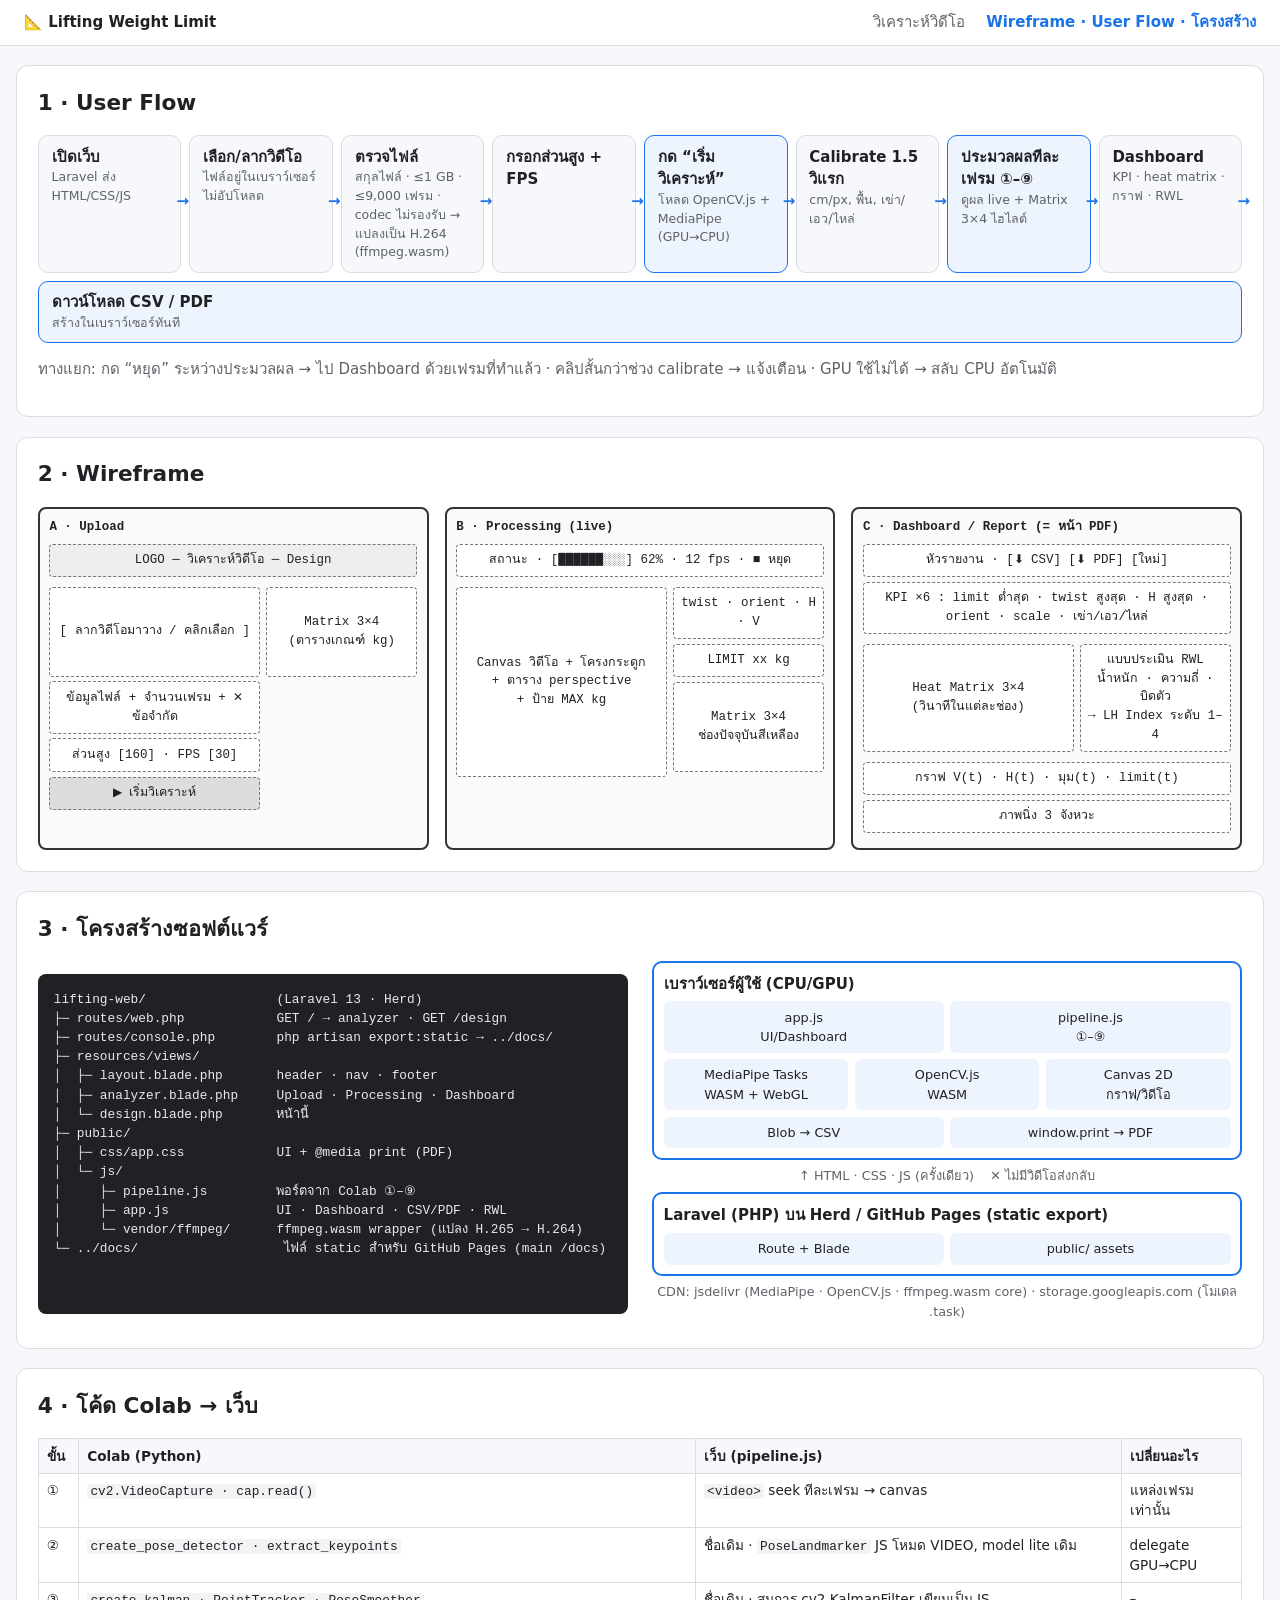
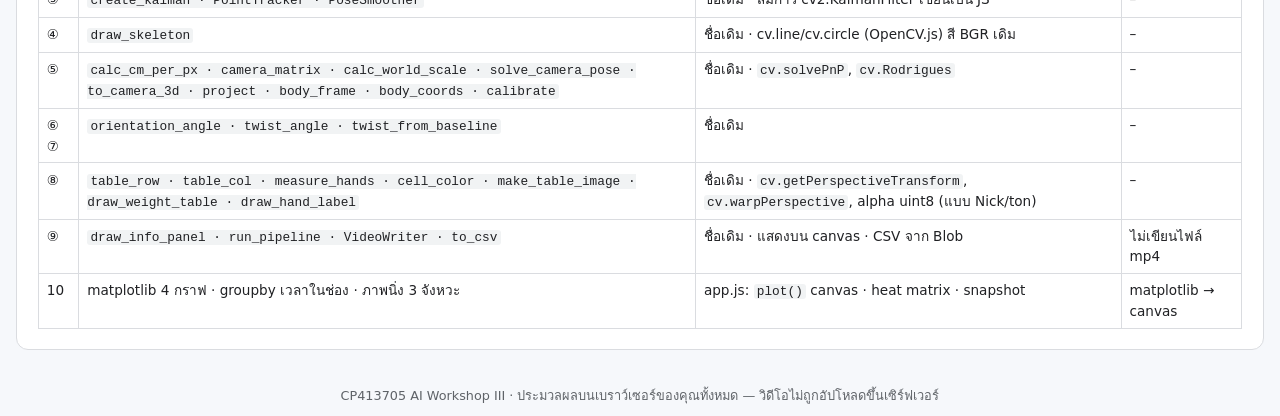
<file: docs/design.html>
<!DOCTYPE html>
<html lang="th">
<head>
    <meta charset="utf-8">
    <meta name="viewport" content="width=device-width, initial-scale=1">
    <title>Design · Lifting Weight Limit</title>
    
    <link rel="stylesheet" href="css/app.css">
</head>
<body>
<header class="top">
    <a class="brand" href="index.html">📐 Lifting Weight Limit</a>
    <nav>
        <a href="index.html" class="">วิเคราะห์วิดีโอ</a>
        <a href="design.html" class="on">Wireframe · User Flow · โครงสร้าง</a>
    </nav>
</header>
<main>
    <section class="card">
    <h1>1 · User Flow</h1>
    <div class="flow">
        <div class="step">เปิดเว็บ<small>Laravel ส่ง HTML/CSS/JS</small></div>
        <div class="step">เลือก/ลากวิดีโอ<small>ไฟล์อยู่ในเบราว์เซอร์ ไม่อัปโหลด</small></div>
        <div class="step">ตรวจไฟล์<small>สกุลไฟล์ · ≤1 GB · ≤9,000 เฟรม · codec ไม่รองรับ → แปลงเป็น H.264 (ffmpeg.wasm)</small></div>
        <div class="step">กรอกส่วนสูง + FPS</div>
        <div class="step accent">กด “เริ่มวิเคราะห์”<small>โหลด OpenCV.js + MediaPipe (GPU→CPU)</small></div>
        <div class="step">Calibrate 1.5 วิแรก<small>cm/px, พื้น, เข่า/เอว/ไหล่</small></div>
        <div class="step accent">ประมวลผลทีละเฟรม ①–⑨<small>ดูผล live + Matrix 3×4 ไฮไลต์</small></div>
        <div class="step">Dashboard<small>KPI · heat matrix · กราฟ · RWL</small></div>
        <div class="step accent">ดาวน์โหลด CSV / PDF<small>สร้างในเบราว์เซอร์ทันที</small></div>
    </div>
    <p class="muted">ทางแยก: กด “หยุด” ระหว่างประมวลผล → ไป Dashboard ด้วยเฟรมที่ทำแล้ว · คลิปสั้นกว่าช่วง calibrate → แจ้งเตือน · GPU ใช้ไม่ได้ → สลับ CPU อัตโนมัติ</p>
</section>

<section class="card">
    <h1>2 · Wireframe</h1>
    <div class="wires">
        <div class="wire">
            <div class="wt">A · Upload</div>
            <div class="wb nav">LOGO ─ วิเคราะห์วิดีโอ ─ Design</div>
            <div class="wsplit">
                <div>
                    <div class="wb tall">[ ลากวิดีโอมาวาง / คลิกเลือก ]</div>
                    <div class="wb">ข้อมูลไฟล์ + จำนวนเฟรม + ✕ ข้อจำกัด</div>
                    <div class="wb">ส่วนสูง [160] · FPS [30]</div>
                    <div class="wb btnw">▶ เริ่มวิเคราะห์</div>
                </div>
                <div><div class="wb tall">Matrix 3×4<br>(ตารางเกณฑ์ kg)</div></div>
            </div>
        </div>
        <div class="wire">
            <div class="wt">B · Processing (live)</div>
            <div class="wb">สถานะ · [██████░░░] 62% · 12 fps · ■ หยุด</div>
            <div class="wsplit">
                <div><div class="wb tall2">Canvas วิดีโอ + โครงกระดูก<br>+ ตาราง perspective<br>+ ป้าย MAX kg</div></div>
                <div>
                    <div class="wb">twist · orient · H · V</div>
                    <div class="wb">LIMIT xx kg</div>
                    <div class="wb tall">Matrix 3×4<br>ช่องปัจจุบันสีเหลือง</div>
                </div>
            </div>
        </div>
        <div class="wire">
            <div class="wt">C · Dashboard / Report (= หน้า PDF)</div>
            <div class="wb">หัวรายงาน · [⬇ CSV] [⬇ PDF] [ใหม่]</div>
            <div class="wb">KPI ×6 : limit ต่ำสุด · twist สูงสุด · H สูงสุด · orient · scale · เข่า/เอว/ไหล่</div>
            <div class="wsplit">
                <div class="wb tall">Heat Matrix 3×4<br>(วินาทีในแต่ละช่อง)</div>
                <div class="wb tall">แบบประเมิน RWL<br>น้ำหนัก · ความถี่ · บิดตัว<br>→ LH Index ระดับ 1–4</div>
            </div>
            <div class="wb">กราฟ V(t) · H(t) · มุม(t) · limit(t)</div>
            <div class="wb">ภาพนิ่ง 3 จังหวะ</div>
        </div>
    </div>
</section>

<section class="card">
    <h1>3 · โครงสร้างซอฟต์แวร์</h1>
    <div class="grid2">
<pre class="tree">lifting-web/                 (Laravel 13 · Herd)
├─ routes/web.php            GET / → analyzer · GET /design
├─ routes/console.php        php artisan export:static → ../docs/
├─ resources/views/
│  ├─ layout.blade.php       header · nav · footer
│  ├─ analyzer.blade.php     Upload · Processing · Dashboard
│  └─ design.blade.php       หน้านี้
├─ public/
│  ├─ css/app.css            UI + @media print (PDF)
│  └─ js/
│     ├─ pipeline.js         พอร์ตจาก Colab ①–⑨
│     ├─ app.js              UI · Dashboard · CSV/PDF · RWL
│     └─ vendor/ffmpeg/      ffmpeg.wasm wrapper (แปลง H.265 → H.264)
└─ ../docs/                   ไฟล์ static สำหรับ GitHub Pages (main /docs)</pre>
        <div class="arch">
            <div class="layer"><b>เบราว์เซอร์ผู้ใช้ (CPU/GPU)</b>
                <div class="boxes"><span>app.js<br>UI/Dashboard</span><span>pipeline.js<br>①–⑨</span></div>
                <div class="boxes"><span>MediaPipe Tasks<br>WASM + WebGL</span><span>OpenCV.js<br>WASM</span><span>Canvas 2D<br>กราฟ/วิดีโอ</span></div>
                <div class="boxes"><span>Blob → CSV</span><span>window.print → PDF</span></div>
            </div>
            <div class="arrow">↑ HTML · CSS · JS (ครั้งเดียว) &nbsp;&nbsp; ✕ ไม่มีวิดีโอส่งกลับ</div>
            <div class="layer"><b>Laravel (PHP) บน Herd / GitHub Pages (static export)</b>
                <div class="boxes"><span>Route + Blade</span><span>public/ assets</span></div>
            </div>
            <div class="arrow">CDN: jsdelivr (MediaPipe · OpenCV.js · ffmpeg.wasm core) · storage.googleapis.com (โมเดล .task)</div>
        </div>
    </div>
</section>

<section class="card">
    <h1>4 · โค้ด Colab → เว็บ</h1>
    <table class="map">
        <tr><th>ขั้น</th><th>Colab (Python)</th><th>เว็บ (pipeline.js)</th><th>เปลี่ยนอะไร</th></tr>
        <tr><td>①</td><td><code>cv2.VideoCapture · cap.read()</code></td><td><code>&lt;video&gt;</code> seek ทีละเฟรม → canvas</td><td>แหล่งเฟรมเท่านั้น</td></tr>
        <tr><td>②</td><td><code>create_pose_detector · extract_keypoints</code></td><td>ชื่อเดิม · <code>PoseLandmarker</code> JS โหมด VIDEO, model lite เดิม</td><td>delegate GPU→CPU</td></tr>
        <tr><td>③</td><td><code>create_kalman · PointTracker · PoseSmoother</code></td><td>ชื่อเดิม · สมการ cv2.KalmanFilter เขียนเป็น JS</td><td>–</td></tr>
        <tr><td>④</td><td><code>draw_skeleton</code></td><td>ชื่อเดิม · cv.line/cv.circle (OpenCV.js) สี BGR เดิม</td><td>–</td></tr>
        <tr><td>⑤</td><td><code>calc_cm_per_px · camera_matrix · calc_world_scale · solve_camera_pose · to_camera_3d · project · body_frame · body_coords · calibrate</code></td><td>ชื่อเดิม · <code>cv.solvePnP</code>, <code>cv.Rodrigues</code></td><td>–</td></tr>
        <tr><td>⑥ ⑦</td><td><code>orientation_angle · twist_angle · twist_from_baseline</code></td><td>ชื่อเดิม</td><td>–</td></tr>
        <tr><td>⑧</td><td><code>table_row · table_col · measure_hands · cell_color · make_table_image · draw_weight_table · draw_hand_label</code></td><td>ชื่อเดิม · <code>cv.getPerspectiveTransform</code>, <code>cv.warpPerspective</code>, alpha uint8 (แบบ Nick/ton)</td><td>–</td></tr>
        <tr><td>⑨</td><td><code>draw_info_panel · run_pipeline · VideoWriter · to_csv</code></td><td>ชื่อเดิม · แสดงบน canvas · CSV จาก Blob</td><td>ไม่เขียนไฟล์ mp4</td></tr>
        <tr><td>10</td><td>matplotlib 4 กราฟ · groupby เวลาในช่อง · ภาพนิ่ง 3 จังหวะ</td><td>app.js: <code>plot()</code> canvas · heat matrix · snapshot</td><td>matplotlib → canvas</td></tr>
    </table>
</section>
</main>
<footer class="foot">CP413705 AI Workshop III · ประมวลผลบนเบราว์เซอร์ของคุณทั้งหมด — วิดีโอไม่ถูกอัปโหลดขึ้นเซิร์ฟเวอร์</footer>
</body>
</html>
</file>
<file: docs/css/app.css>
:root { --b: #1a73e8; --ink: #202124; --mute: #5f6368; --line: #dadce0; --bg: #f6f8fb; --y: #ffe600; --red: #d93025; }
* { box-sizing: border-box; }
body { margin: 0; font: 15px/1.5 system-ui, "Noto Sans Thai", "Segoe UI", sans-serif; color: var(--ink); background: var(--bg); }
h1 { font-size: 1.35rem; margin: 0 0 1rem; } h2 { margin: 0; font-size: 1.2rem; } h3 { font-size: 1rem; margin: 1.2rem 0 .5rem; }
.top { display: flex; justify-content: space-between; align-items: center; padding: .7rem 1.5rem; background: #fff; border-bottom: 1px solid var(--line); }
.brand { font-weight: 700; color: var(--ink); text-decoration: none; }
nav a { margin-left: 1rem; color: var(--mute); text-decoration: none; } nav a.on { color: var(--b); font-weight: 600; }
main { max-width: 1280px; margin: 1.2rem auto; padding: 0 1rem; }
.foot { text-align: center; color: var(--mute); font-size: .8rem; padding: 1rem; }
.card { background: #fff; border: 1px solid var(--line); border-radius: 12px; padding: 1.3rem; margin-bottom: 1.2rem; }
.grid2 { display: grid; grid-template-columns: 1fr 1fr; gap: 1.5rem; }
.row-between { display: flex; justify-content: space-between; align-items: center; gap: 1rem; flex-wrap: wrap; }
.muted { color: var(--mute); } .small { font-size: .8rem; }
.warn { color: #b06000; font-size: .9rem; }
.drop { display: flex; flex-direction: column; gap: .3rem; align-items: center; justify-content: center; min-height: 170px;
        border: 2px dashed var(--line); border-radius: 12px; cursor: pointer; text-align: center; padding: 1rem; }
.drop.over, .drop:hover { border-color: var(--b); background: #eef4fe; }
.form { display: grid; grid-template-columns: 1fr 1fr; gap: .7rem; margin: 1rem 0; }
.form label { display: flex; flex-direction: column; font-size: .85rem; color: var(--mute); gap: .2rem; }
input, select { font: inherit; padding: .45rem .6rem; border: 1px solid var(--line); border-radius: 8px; }
.btn { font: inherit; padding: .55rem 1rem; border: 1px solid var(--line); background: #fff; border-radius: 8px; cursor: pointer; }
.btn.primary { background: var(--b); color: #fff; border-color: var(--b); } .btn:disabled { opacity: .45; cursor: not-allowed; }
.btn.small { padding: .25rem .7rem; font-size: .85rem; }
.progress { height: 8px; background: #e8eaed; border-radius: 4px; overflow: hidden; margin: .6rem 0 .2rem; }
#bar { height: 100%; width: 0; background: var(--b); transition: width .2s; }

/* Matrix 3×4 */
.matrix { display: grid; grid-template-columns: 1.3fr repeat(3, 1fr); gap: 3px; }
.matrix .mh { font-size: .8rem; font-weight: 600; text-align: center; display: flex; flex-direction: column; justify-content: center; }
.matrix .mh.row { text-align: right; padding-right: .4rem; }
.matrix .mh small { font-weight: 400; color: var(--mute); }
.matrix .cell { aspect-ratio: 1.6; display: flex; flex-direction: column; align-items: center; justify-content: center;
                font-size: 1.5rem; font-weight: 700; color: #fff; text-shadow: 0 1px 2px #0007; border-radius: 6px; border: 3px solid transparent; }
.matrix .cell span { font-size: .7rem; } .matrix .cell small { font-size: .75rem; font-weight: 600; }
.matrix .cell.on { background: var(--y) !important; color: #000; text-shadow: none; border-color: #000; }
.matrix.small .cell { font-size: 1rem; aspect-ratio: 1.4; }

/* live */
.live { display: grid; grid-template-columns: minmax(0, 1fr) 320px; gap: 1rem; margin-top: .8rem; }
#out { width: 100%; max-height: 75vh; object-fit: contain; background: #000; border-radius: 8px; }
.stats { display: grid; grid-template-columns: 1fr 1fr; gap: .5rem; margin-bottom: 1rem; }
.stats div { background: var(--bg); border-radius: 8px; padding: .4rem .6rem; }
.stats span { display: block; font-size: .75rem; color: var(--mute); } .stats b { font-size: 1.2rem; }
.stats .limit { grid-column: span 2; background: var(--y); } .stats .limit b { font-size: 1.6rem; }
.bad { color: var(--red) !important; }

/* dashboard */
.kpis { display: grid; grid-template-columns: repeat(6, 1fr); gap: .7rem; margin: 1rem 0; }
.kpi { border: 1px solid var(--line); border-radius: 10px; padding: .7rem; }
.kpi span { font-size: .78rem; color: var(--mute); display: block; } .kpi b { font-size: 1.3rem; display: block; } .kpi small { color: var(--mute); }
.kpi.bad b { color: var(--red); }
.charts { display: grid; grid-template-columns: 1fr 1fr; gap: .8rem; }
.charts canvas { width: 100%; height: 190px; border: 1px solid var(--line); border-radius: 8px; }
.snaps { display: grid; grid-template-columns: repeat(3, 1fr); gap: .8rem; }
.snaps img { width: 100%; max-height: 420px; object-fit: contain; background: #000; border-radius: 8px; }
.snaps figure { margin: 0; } .snaps figcaption { font-size: .8rem; color: var(--mute); text-align: center; }
.rout { border: 1px solid var(--line); border-radius: 10px; padding: .8rem; line-height: 1.9; }
.lv { margin-top: .4rem; padding: .3rem .6rem; border-radius: 6px; font-weight: 600; }
.lv1 { background: #9bd17a; } .lv2 { background: #fdf36b; } .lv3 { background: #f6c55a; } .lv4 { background: #ef7b5c; }

/* design page */
.flow { display: flex; flex-wrap: wrap; gap: .5rem; align-items: stretch; }
.step { position: relative; background: var(--bg); border: 1px solid var(--line); border-radius: 10px; padding: .6rem .8rem; min-width: 130px; flex: 1; font-weight: 600; }
.step small { display: block; font-weight: 400; color: var(--mute); }
.step.accent { border-color: var(--b); background: #eef4fe; }
.step:not(:last-child)::after { content: "→"; position: absolute; right: -.55rem; top: 40%; color: var(--b); font-weight: 700; }
.wires { display: grid; grid-template-columns: repeat(3, 1fr); gap: 1rem; }
.wire { border: 2px solid #333; border-radius: 8px; padding: .6rem; background: #fafafa; font-family: ui-monospace, monospace; font-size: .78rem; }
.wt { font-weight: 700; margin-bottom: .4rem; }
.wb { border: 1.5px dashed #777; border-radius: 4px; padding: .4rem; margin: .3rem 0; text-align: center; background: #fff; }
.wb.tall { min-height: 90px; display: flex; align-items: center; justify-content: center; }
.wb.tall2 { min-height: 190px; display: flex; align-items: center; justify-content: center; }
.wb.btnw { background: #ddd; } .wb.nav { background: #eee; }
.wsplit { display: grid; grid-template-columns: 1.4fr 1fr; gap: .4rem; }
.tree { background: #202124; color: #e8eaed; padding: 1rem; border-radius: 8px; font-size: .8rem; overflow: auto; }
.arch .layer { border: 2px solid var(--b); border-radius: 10px; padding: .6rem; }
.arch .boxes { display: flex; gap: .4rem; margin-top: .4rem; } .arch .boxes span { flex: 1; background: #eef4fe; border-radius: 6px; padding: .4rem; text-align: center; font-size: .8rem; }
.arch .arrow { text-align: center; color: var(--mute); font-size: .8rem; margin: .4rem 0; }
.map { width: 100%; border-collapse: collapse; font-size: .85rem; }
.map th, .map td { border: 1px solid var(--line); padding: .4rem .5rem; text-align: left; vertical-align: top; }
.map th { background: var(--bg); } code { font-size: .8rem; background: #f1f3f4; padding: 0 .2rem; border-radius: 3px; }

@media (max-width: 900px) {
    .grid2, .live, .wires, .charts { grid-template-columns: 1fr; }
    .kpis { grid-template-columns: repeat(2, 1fr); }
}

/* PDF = print the dashboard only */
@media print {
    @page { size: A4; margin: 12mm; }
    body { background: #fff; font-size: 11px; }
    .top, .foot, #upload, #processing, .noprint { display: none !important; }
    main { margin: 0; max-width: none; }
    .card { border: 0; padding: 0; }
    .kpis { grid-template-columns: repeat(3, 1fr); }
    .charts canvas { height: 150px; }
    .snaps img { max-height: 260px; }
    .matrix .cell, .lv, .stats .limit { -webkit-print-color-adjust: exact; print-color-adjust: exact; }
    .charts, .snaps { break-inside: avoid; }
}
</file>
